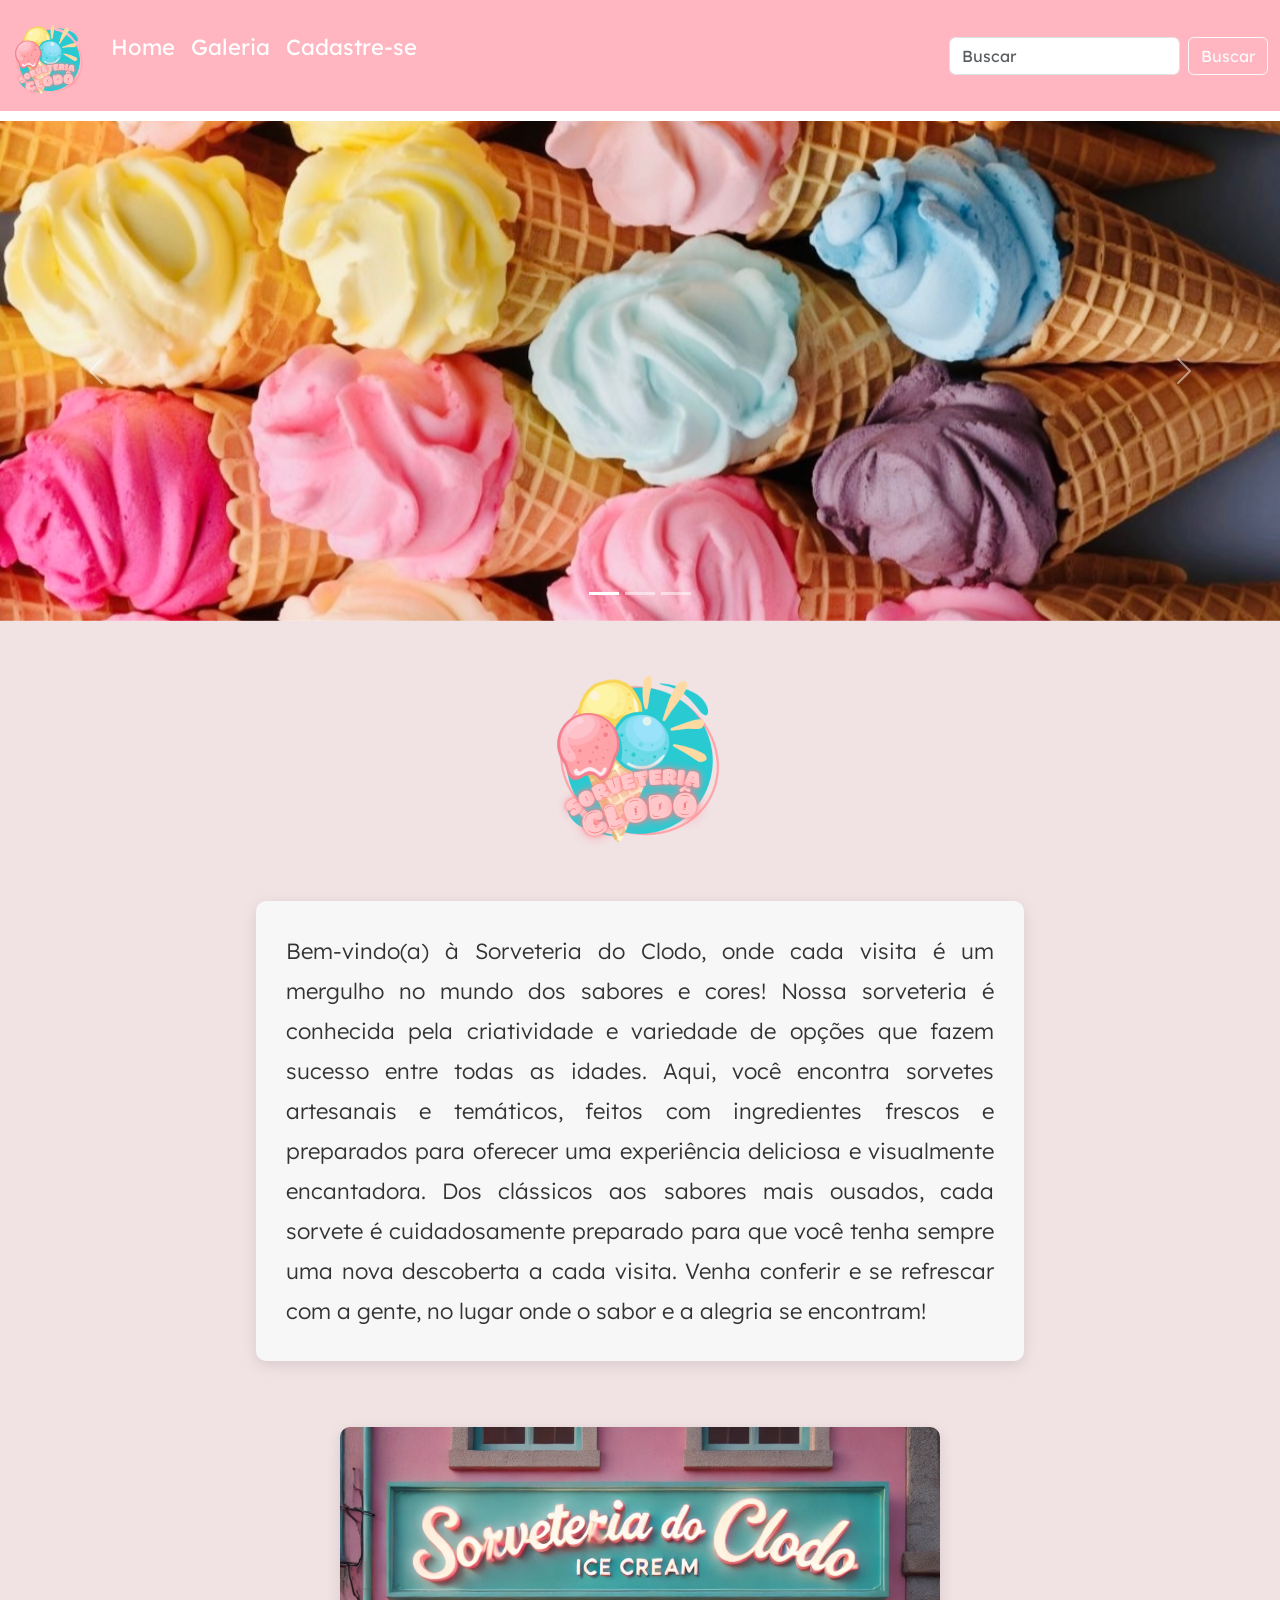
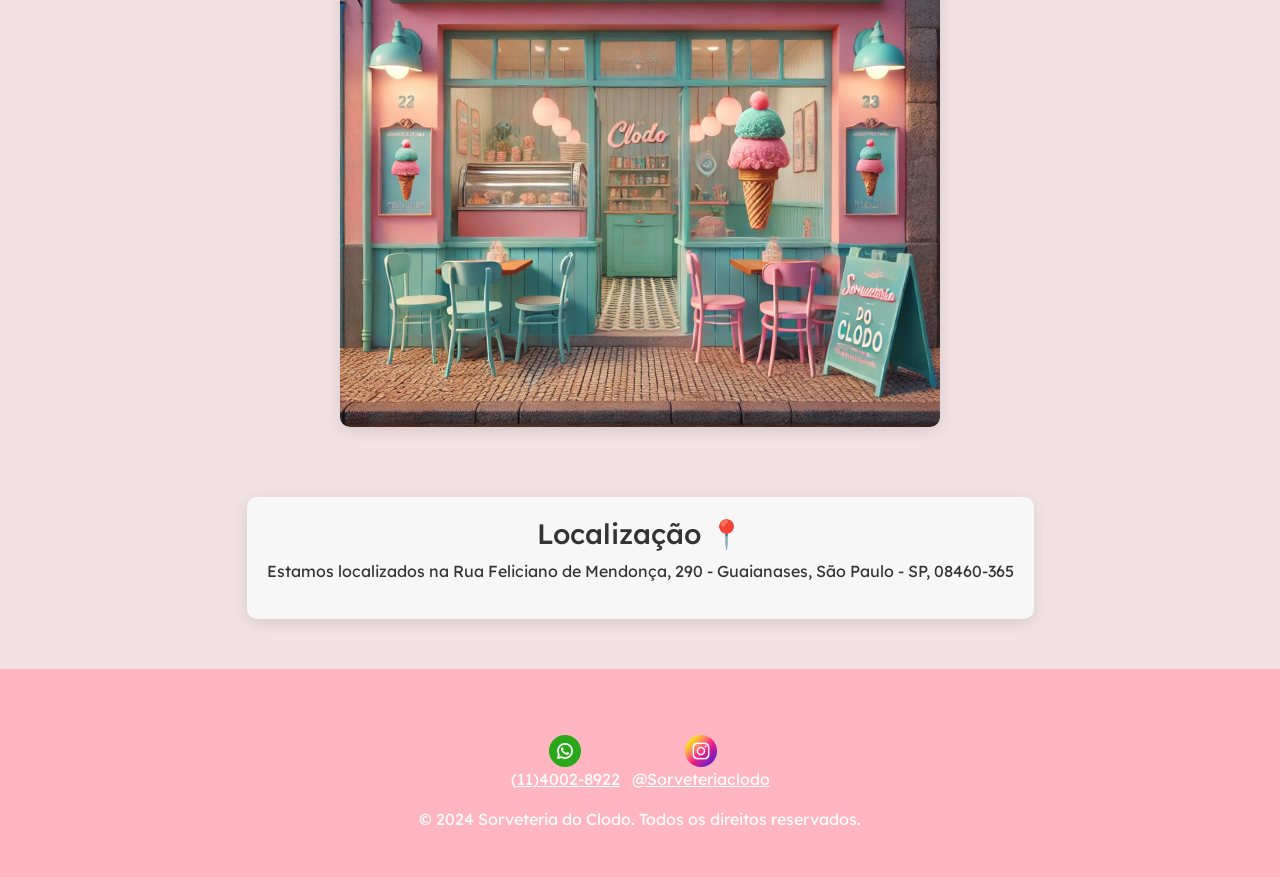
<file: index.html>
<!doctype html>
<html lang="en">

<head>
  <meta charset="utf-8">
  <meta name="viewport" content="width=device-width, initial-scale=1">
  <title>Sorveteria do Clodo</title>
  <link rel="shortcut icon" href="./img/logo2.PNG" type="image/x-icon">

  <link rel="stylesheet" href="./css/style.css">
  <link rel="stylesheet" href="./css/responsive.css">
  <link href="https://cdn.jsdelivr.net/npm/bootstrap@5.3.3/dist/css/bootstrap.min.css" rel="stylesheet"
    integrity="sha384-QWTKZyjpPEjISv5WaRU9OFeRpok6YctnYmDr5pNlyT2bRjXh0JMhjY6hW+ALEwIH" crossorigin="anonymous">

  <link rel="preconnect" href="https://fonts.googleapis.com">
  <link rel="preconnect" href="https://fonts.gstatic.com" crossorigin>
  <link href="https://fonts.googleapis.com/css2?family=Lexend:wght@100..900&display=swap" rel="stylesheet">
</head>

<body class="body">

  <!-- NAV-BAR -->
  <header>
    <nav class="navbar navbar-expand-lg" style="background-color: 	#FFB6C1">
        <div class="container-fluid">
            <button class="navbar-toggler" type="button" data-bs-toggle="collapse"
                data-bs-target="#navbarTogglerDemo01" aria-controls="navbarTogglerDemo01" aria-expanded="false"
                aria-label="Toggle navigation">
                <span class="navbar-toggler-icon"></span>
            </button>
            <div class="collapse navbar-collapse" id="navbarTogglerDemo01">
                <a class="navbar-brand" href="#"><img src="./img/logo2.PNG" class="logo"></a>
                <ul class="navbar-nav me-auto mb-2 mb-lg-0">
                    <li class="nav-item">
                        <a class="nav-link active" aria-current="page" href="./index.html">
                            <p class="texto">Home</p>
                        </a>
                    </li>
                    <li class="nav-item">
                        <a class="nav-link" href="./galeria.html">
                            <p class="texto">Galeria</p>
                        </a>
                    </li>
                    <li class="nav-item">
                        <a class="nav-link" href="./cadastro.html">
                            <p class="texto">Cadastre-se</p>
                        </a>
                    </li>
                </ul>
                <form class="d-flex" role="search">
                    <input class="form-control me-2" type="search" placeholder="Buscar" aria-label="Search">
                    <button class="btn btn-outline-light" type="submit">Buscar</button>
                </form>
            </div>
        </div>
    </nav>
 </header>

    <!-- CARROSEL -->

    <div id="carouselExampleIndicators" class="carousel slide">
      <div class="carousel-indicators">
        <button type="button" data-bs-target="#carouselExampleIndicators" data-bs-slide-to="0" class="active"
          aria-current="true" aria-label="Slide 1"></button>
        <button type="button" data-bs-target="#carouselExampleIndicators" data-bs-slide-to="1"
          aria-label="Slide 2"></button>
        <button type="button" data-bs-target="#carouselExampleIndicators" data-bs-slide-to="2"
          aria-label="Slide 3"></button>
      </div>
      <div class="carousel-inner">
        <div class="carousel-item active">
          <img src="./img/casquinha.JPG" class="d-block w-100" style="height: 500px; object-fit: cover;">
        </div>
        <div class="carousel-item">
          <img src="./img/acainutella.JPG" class="d-block w-100" style="height: 500px; object-fit: cover;">
        </div>
        <div class="carousel-item">
          <img src="./img/picoles.JPG" class="d-block w-100" style="height: 500px; object-fit: cover;">
        </div>

      </div>
      <button class="carousel-control-prev" type="button" data-bs-target="#carouselExampleIndicators"
        data-bs-slide="prev">
        <span class="carousel-control-prev-icon" aria-hidden="true"></span>
        <span class="visually-hidden">Previous</span>
      </button>
      <button class="carousel-control-next" type="button" data-bs-target="#carouselExampleIndicators"
        data-bs-slide="next">
        <span class="carousel-control-next-icon" aria-hidden="true"></span>
        <span class="visually-hidden">Next</span>
      </button>
    </div>

    <section class="home-section">
      <img src="./img/logo2.PNG" class="logo-home">
      <div class="home">
        <p class="texto-home">
          Bem-vindo(a) à Sorveteria do Clodo, onde cada visita é um mergulho no mundo dos sabores e cores! Nossa sorveteria é conhecida pela criatividade e variedade de opções que fazem sucesso entre todas as idades. Aqui, você encontra sorvetes artesanais e temáticos, feitos com ingredientes frescos e preparados para oferecer uma experiência deliciosa e visualmente encantadora. Dos clássicos aos sabores mais ousados, cada sorvete é cuidadosamente preparado para que você tenha sempre uma nova descoberta a cada visita. Venha conferir e se refrescar com a gente, no lugar onde o sabor e a alegria se encontram!
        </p>
        <img src="./img/sorveteria.png" class="img-sorveteria">
      </div>
    
      <div class="localizacao">
        <h3>Localização 📍</h3>
        <p>Estamos localizados na Rua Feliciano de Mendonça, 290 - Guaianases, São Paulo - SP, 08460-365</p>
      </div>
    </section>
    

    <!-- RODAPÉ -->
     
    <footer class="footer text-white text-center py-3">
      <div class="container">
        <ul class="list-inline">
          <li class="list-inline-item"><a href="#" class="text-white"><img src="./img/whatsapp.png"><br> (11)4002-8922</a></li>
          <li class="list-inline-item"><a href="https://www.instagram.com/esthernascimentooficial?igsh=MWhzcjhrd2YxMjI1bg%3D%3D&utm_source=qr" target="_blank"  class="text-white"><img src="./img/instagram.png"><br> @Sorveteriaclodo</a></li>
        </ul>
        <p>&copy; 2024 Sorveteria do Clodo. Todos os direitos reservados.</p>
      </div>
    </footer>

    <script src="https://cdn.jsdelivr.net/npm/@popperjs/core@2.11.8/dist/umd/popper.min.js"
    integrity="sha384-I7E8VVD/ismYTF4hNIPjVp/Zjvgyol6VFvRkX/vR+Vc4jQkC+hVqc2pM8ODewa9r"
    crossorigin="anonymous"></script>
  <script src="https://cdn.jsdelivr.net/npm/bootstrap@5.3.3/dist/js/bootstrap.min.js"
    integrity="sha384-0pUGZvbkm6XF6gxjEnlmuGrJXVbNuzT9qBBavbLwCsOGabYfZo0T0to5eqruptLy"
    crossorigin="anonymous"></script>
  <script src="https://cdn.jsdelivr.net/npm/bootstrap@5.3.3/dist/js/bootstrap.bundle.min.js"
    integrity="sha384-YvpcrYf0tY3lHB60NNkmXc5s9fDVZLESaAA55NDzOxhy9GkcIdslK1eN7N6jIeHz"
    crossorigin="anonymous"></script>
    
</body>

</html>
</file>
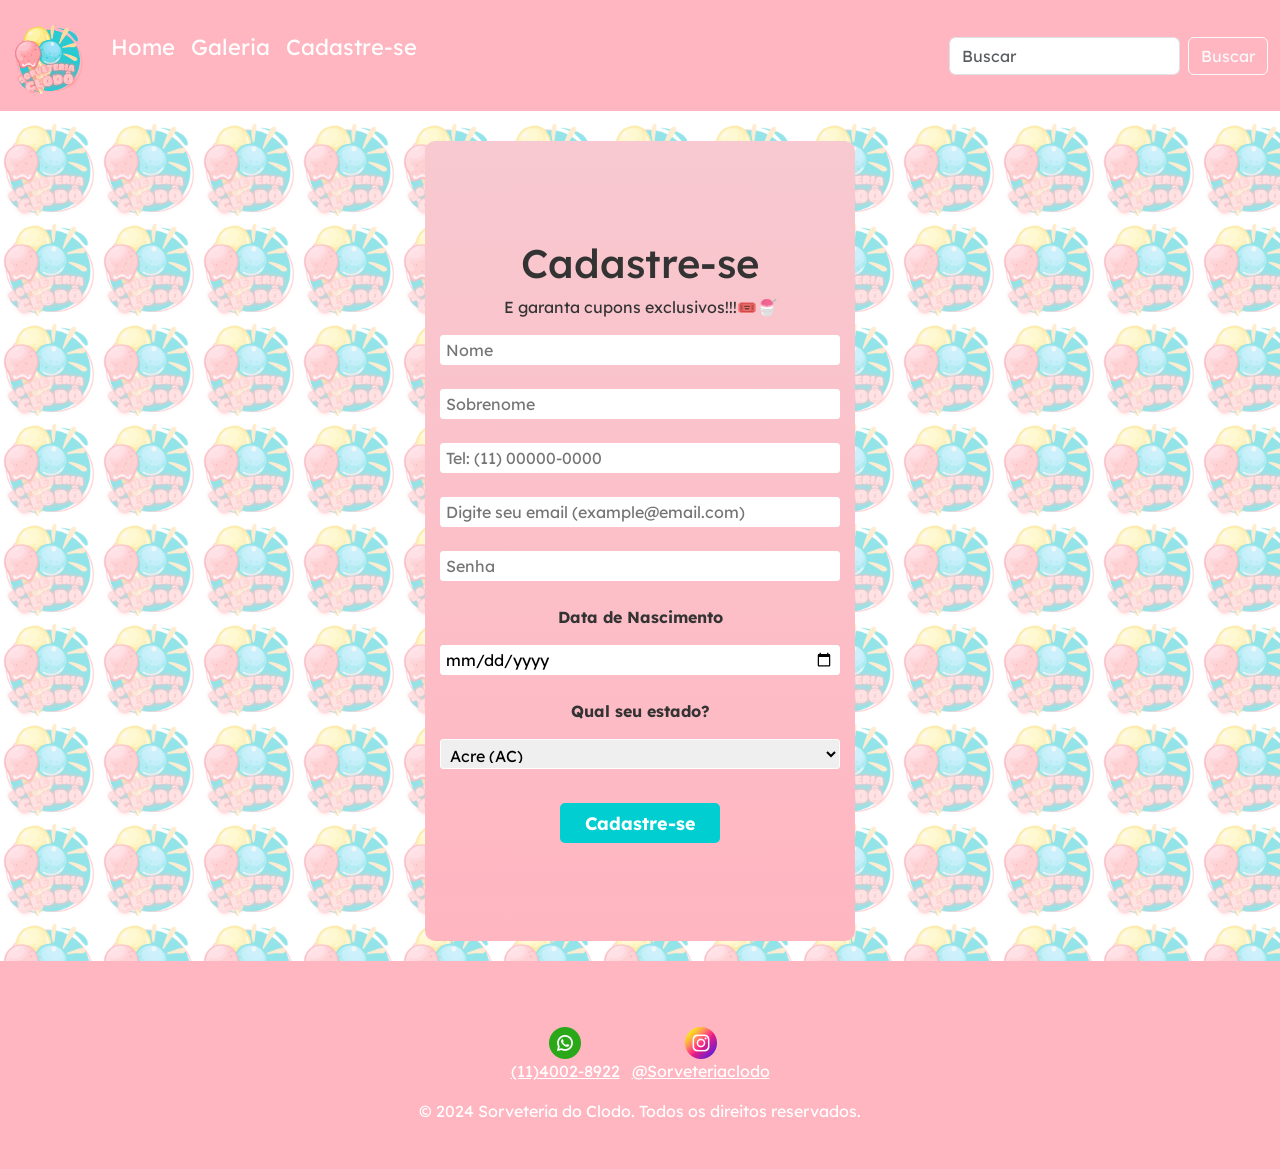
<file: cadastro.html>
<!doctype html>
<html lang="en">

<head>
  <meta charset="utf-8">
  <meta name="viewport" content="width=device-width, initial-scale=1">
  <title>Sorveteria do Clodo</title>
  <link rel="shortcut icon" href="./img/logo2.PNG" type="image/x-icon">

  <link rel="stylesheet" href="./css/style.css">
  <link rel="stylesheet" href="./css/responsive.css">
  <link href="https://cdn.jsdelivr.net/npm/bootstrap@5.3.3/dist/css/bootstrap.min.css" rel="stylesheet"
    integrity="sha384-QWTKZyjpPEjISv5WaRU9OFeRpok6YctnYmDr5pNlyT2bRjXh0JMhjY6hW+ALEwIH" crossorigin="anonymous">

  <link rel="preconnect" href="https://fonts.googleapis.com">
  <link rel="preconnect" href="https://fonts.gstatic.com" crossorigin>
  <link href="https://fonts.googleapis.com/css2?family=Lexend:wght@100..900&display=swap" rel="stylesheet">
</head>

<body class="body">

    <!-- NAV-BAR -->
    <header>
      <nav class="navbar navbar-expand-lg" style="background-color: 	#FFB6C1">
          <div class="container-fluid">
              <button class="navbar-toggler" type="button" data-bs-toggle="collapse"
                  data-bs-target="#navbarTogglerDemo01" aria-controls="navbarTogglerDemo01" aria-expanded="false"
                  aria-label="Toggle navigation">
                  <span class="navbar-toggler-icon"></span>
              </button>
              <div class="collapse navbar-collapse" id="navbarTogglerDemo01">
                  <a class="navbar-brand" href="#"><img src="./img/logo2.PNG" class="logo"></a>
                  <ul class="navbar-nav me-auto mb-2 mb-lg-0">
                      <li class="nav-item">
                          <a class="nav-link active" aria-current="page" href="./index.html">
                              <p class="texto">Home</p>
                          </a>
                      </li>
                      <li class="nav-item">
                          <a class="nav-link" href="./galeria.html">
                              <p class="texto">Galeria</p>
                          </a>
                      </li>
                      <li class="nav-item">
                          <a class="nav-link" href="./cadastro.html">
                              <p class="texto">Cadastre-se</p>
                          </a>
                      </li>
                  </ul>
                  <form class="d-flex" role="search">
                      <input class="form-control me-2" type="search" placeholder="Buscar" aria-label="Search">
                      <button class="btn btn-outline-light" type="submit">Buscar</button>
                  </form>
              </div>
          </div>
      </nav>
   </header>

      <!--FORMULÁRIO-->

    <div class="container-form">
        <form class="formulario">

            <h1>Cadastre-se</h1>
            <p>E garanta cupons exclusivos!!!🎟️🍧</p>

            <input class="estilo-input" type="text" name="nome" placeholder="Nome" required><br>

            <input class="estilo-input" type="text" name="sobrenome" placeholder="Sobrenome" required><br>

            <input class="estilo-input" type="text" name="celular" placeholder="Tel: (11) 00000-0000" required><br>

            <input class="estilo-input" type="email" name="email"
                placeholder="Digite seu email (example@email.com)" required><br>

            <input class="estilo-input" type="password" name="senha" placeholder="Senha" required><br>

            <p><b>Data de Nascimento</b></p>

            <input class="estilo-input" type="date" name="data" required><br>

            <p><b>Qual seu estado?</b></p>

            <select class="estilo-input" name="estado">
                <option value="Acre">Acre (AC)</option>
                <option value="Alagoas">Alagoas (AL)</option>
                <option value="Amapá">Amapá (AP)</option>
                <option value="Amazonas">Amazonas (AM)</option>
                <option value="Bahia">Bahia (BA)</option>
                <option value="Ceará">Ceará (CE)</option>
                <option value="Distrito Federal">Distrito Federal (DF)</option>
                <option value="Espírito Santo">Espírito Santo (ES)</option>
                <option value="Goiás">Goiás (GO)</option>
                <option value="Maranhão">Maranhão (MA)</option>
                <option value="Mato Grosso">Mato Grosso (MT)</option>
                <option value="Mato Grosso do Sul">Mato Grosso do Sul (MS)</option>
                <option value="Minas Gerais">Minas Gerais (MG)</option>
                <option value="Pará">Pará (PA)</option>
                <option value="Paraíba">Paraíba (PB)</option>
                <option value="Paraná">Paraná (PR)</option>
                <option value="Pernambuco">Pernambuco (PE)</option>
                <option value="Piauí">Piauí (PI)</option>
                <option value="Rio de Janeiro">Rio de Janeiro (RJ)</option>
                <option value="Rio Grande do Norte">Rio Grande do Norte (RN)</option>
                <option value="Rio Grande do Sul">Rio Grande do Sul (RS)</option>
                <option value="Rondônia">Rondônia (RO)</option>
                <option value="Roraima">Roraima (RR)</option>
                <option value="Santa Catarina">Santa Catarina (SC)</option>
                <option value="São Paulo">São Paulo (SP)</option>
                <option value="Sergipe">Sergipe (SE)</option>
                <option value="Tocantins">Tocantins (TO)</option>
            </select><br>

            <input class="btn-cadastro" type="submit" value="Cadastre-se">

        </form>
    </div>

     <!-- RODAPÉ -->

     <footer class="footer text-white text-center py-3">
      <div class="container">
        <ul class="list-inline">
          <li class="list-inline-item"><a href="#" class="text-white"><img src="./img/whatsapp.png"><br> (11)4002-8922</a></li>
          <li class="list-inline-item"><a href="https://www.instagram.com/esthernascimentooficial?igsh=MWhzcjhrd2YxMjI1bg%3D%3D&utm_source=qr" target="_blank"  class="text-white"><img src="./img/instagram.png"><br> @Sorveteriaclodo</a></li>
        </ul>
        <p>&copy; 2024 Sorveteria do Clodo. Todos os direitos reservados.</p>
      </div>
    </footer>

    <script src="https://cdn.jsdelivr.net/npm/@popperjs/core@2.11.8/dist/umd/popper.min.js"
    integrity="sha384-I7E8VVD/ismYTF4hNIPjVp/Zjvgyol6VFvRkX/vR+Vc4jQkC+hVqc2pM8ODewa9r"
    crossorigin="anonymous"></script>
  <script src="https://cdn.jsdelivr.net/npm/bootstrap@5.3.3/dist/js/bootstrap.min.js"
    integrity="sha384-0pUGZvbkm6XF6gxjEnlmuGrJXVbNuzT9qBBavbLwCsOGabYfZo0T0to5eqruptLy"
    crossorigin="anonymous"></script>
  <script src="https://cdn.jsdelivr.net/npm/bootstrap@5.3.3/dist/js/bootstrap.bundle.min.js"
    integrity="sha384-YvpcrYf0tY3lHB60NNkmXc5s9fDVZLESaAA55NDzOxhy9GkcIdslK1eN7N6jIeHz"
    crossorigin="anonymous"></script>
</body>
</html>
</file>
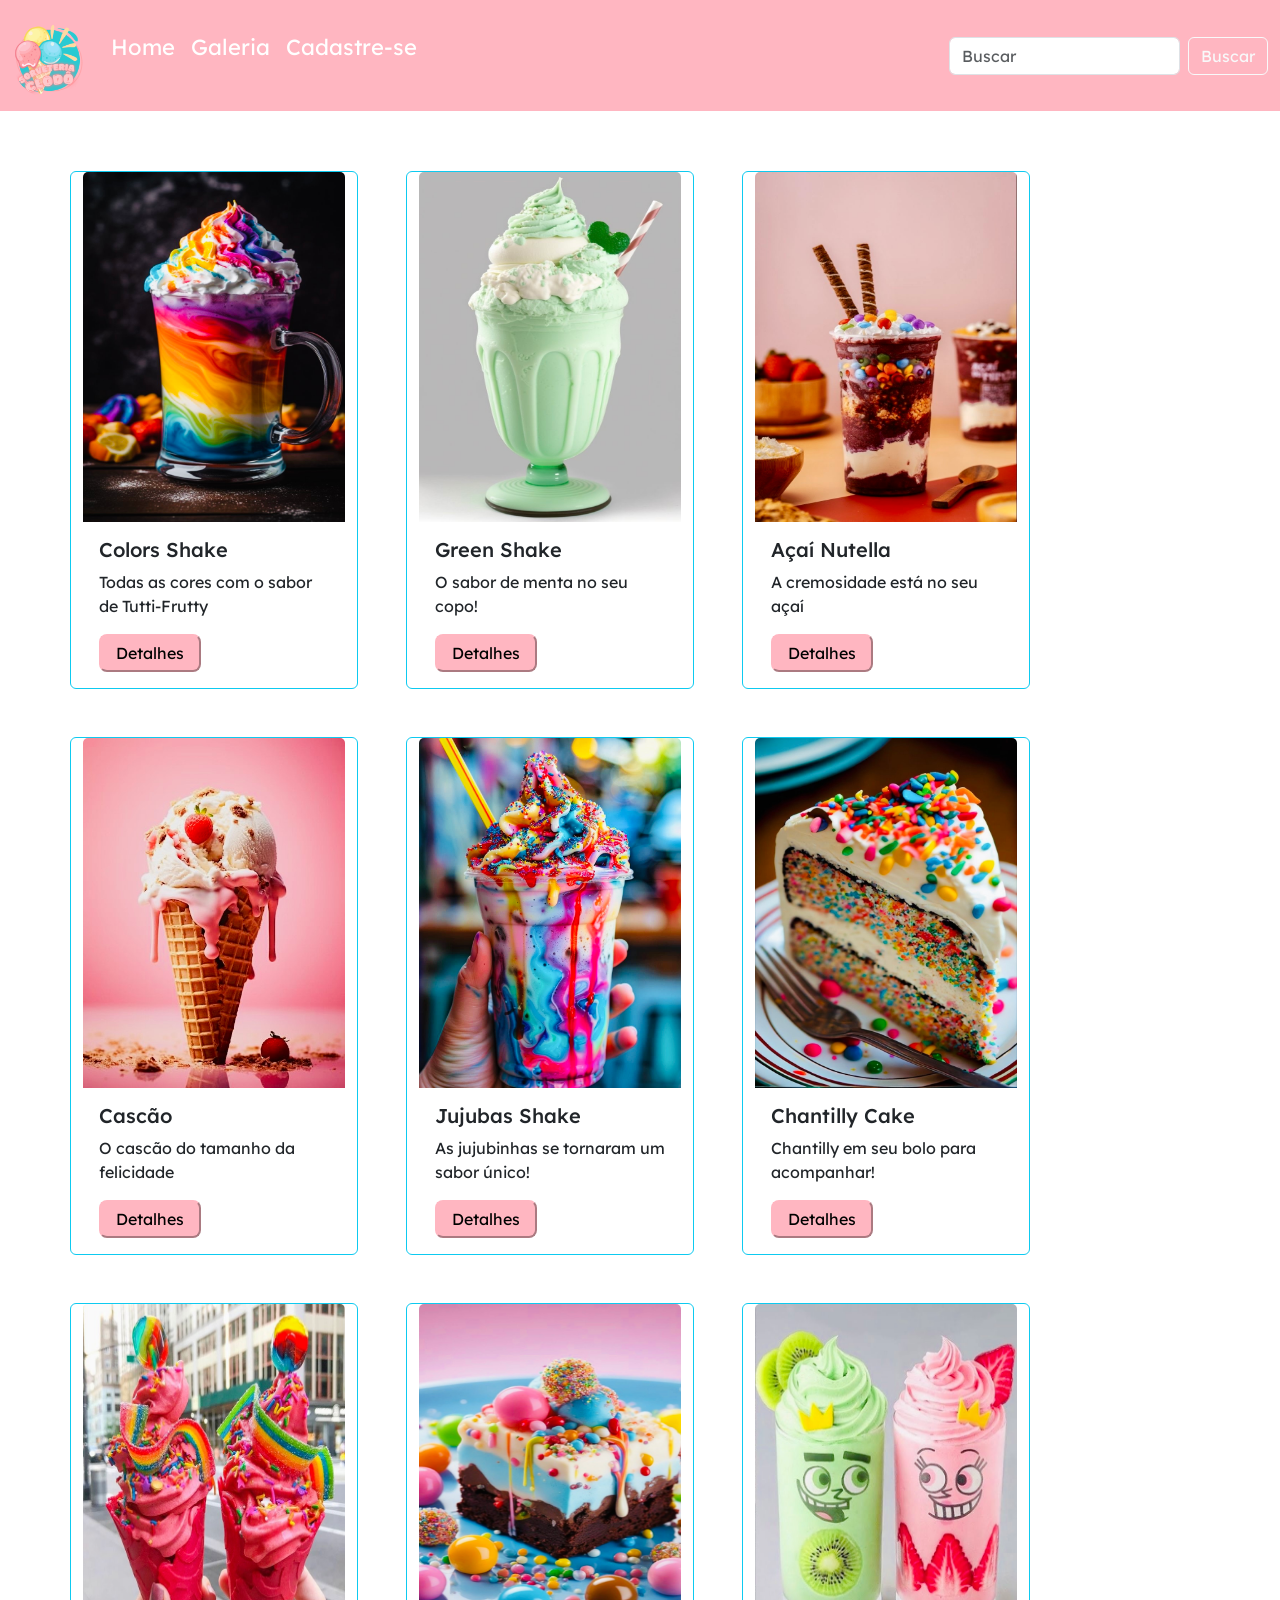
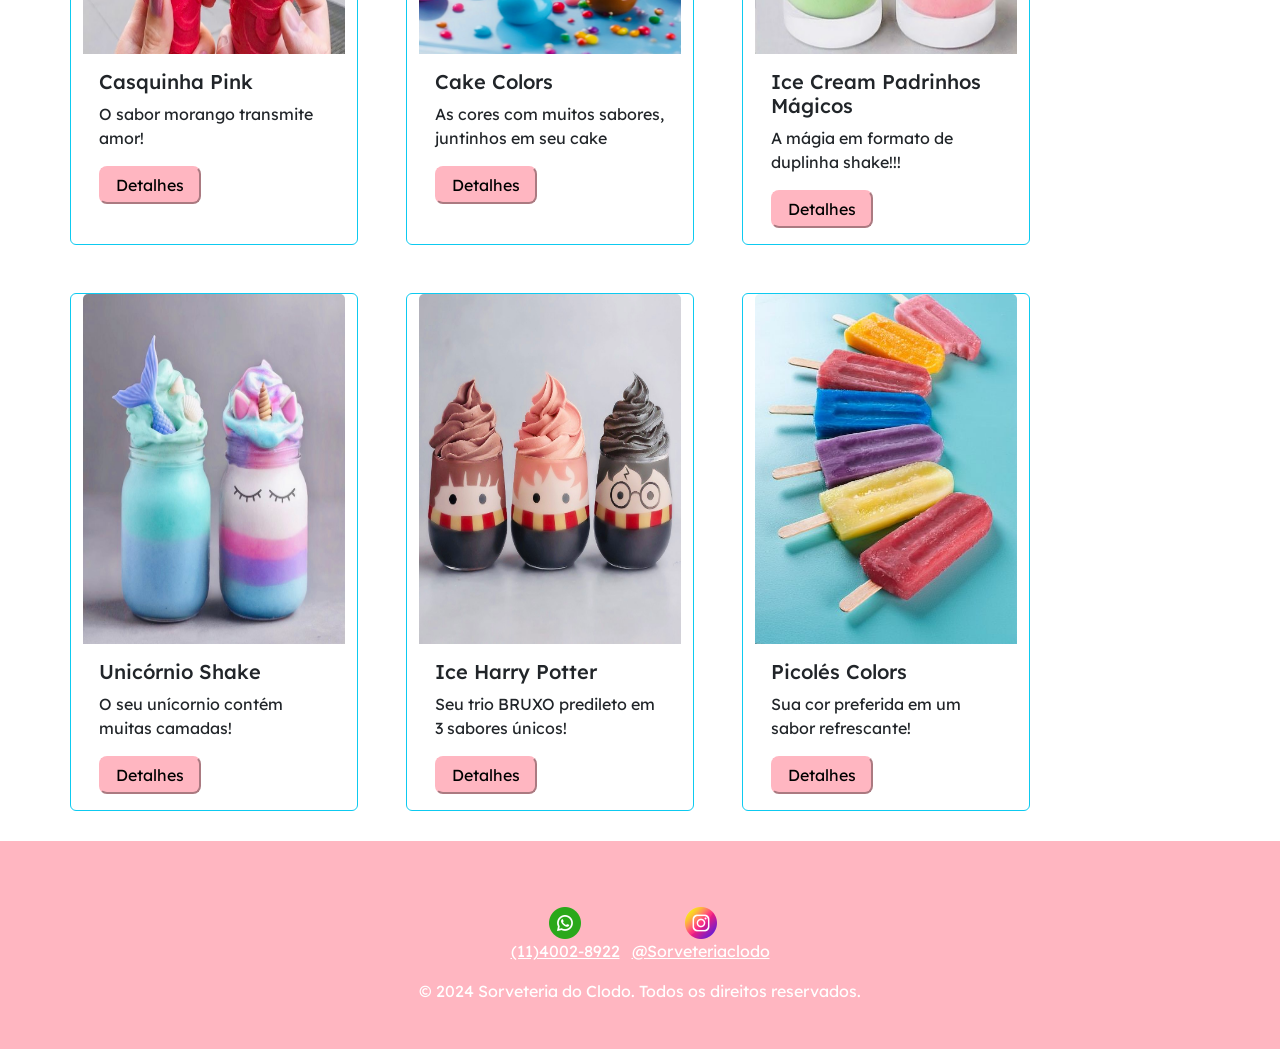
<file: galeria.html>
<!doctype html>
<html lang="en">

<head>
    <meta charset="utf-8">
    <meta name="viewport" content="width=device-width, initial-scale=1">
    <title>Sorveteria do Clodo</title>
    <link rel="shortcut icon" href="./img/logo2.PNG" type="image/x-icon">

    <link rel="stylesheet" href="./css/style.css">
    <link rel="stylesheet" href="./css/responsive.css">
    <link href="https://cdn.jsdelivr.net/npm/bootstrap@5.3.3/dist/css/bootstrap.min.css" rel="stylesheet"
        integrity="sha384-QWTKZyjpPEjISv5WaRU9OFeRpok6YctnYmDr5pNlyT2bRjXh0JMhjY6hW+ALEwIH" crossorigin="anonymous">

    <link rel="preconnect" href="https://fonts.googleapis.com">
    <link rel="preconnect" href="https://fonts.gstatic.com" crossorigin>
    <link href="https://fonts.googleapis.com/css2?family=Lexend:wght@100..900&display=swap" rel="stylesheet">
</head>

<body class="body">

    <!-- NAV-BAR -->
    <header>
        <nav class="navbar navbar-expand-lg" style="background-color: 	#FFB6C1">
            <div class="container-fluid">
                <button class="navbar-toggler" type="button" data-bs-toggle="collapse"
                    data-bs-target="#navbarTogglerDemo01" aria-controls="navbarTogglerDemo01" aria-expanded="false"
                    aria-label="Toggle navigation">
                    <span class="navbar-toggler-icon"></span>
                </button>
                <div class="collapse navbar-collapse" id="navbarTogglerDemo01">
                    <a class="navbar-brand" href="#"><img src="./img/logo2.PNG" class="logo"></a>
                    <ul class="navbar-nav me-auto mb-2 mb-lg-0">
                        <li class="nav-item">
                            <a class="nav-link active" aria-current="page" href="./index.html">
                                <p class="texto">Home</p>
                            </a>
                        </li>
                        <li class="nav-item">
                            <a class="nav-link" href="./galeria.html">
                                <p class="texto">Galeria</p>
                            </a>
                        </li>
                        <li class="nav-item">
                            <a class="nav-link" href="./cadastro.html">
                                <p class="texto">Cadastre-se</p>
                            </a>
                        </li>
                    </ul>
                    <form class="d-flex" role="search">
                        <input class="form-control me-2" type="search" placeholder="Buscar" aria-label="Search">
                        <button class="btn btn-outline-light" type="submit">Buscar</button>
                    </form>
                </div>
            </div>
        </nav>
    </header>

    <!-- ITENS-GALERIA -->

    <main class="main">
        <div class="container">
            <div class="row  row-cols-4 row-cols-md-2 gap-5">

                <div class="card border-info" style="width: 18rem;">
                    <img src="./img/colorsshake.JPG" class="card-img-top img-card" alt="...">
                    <div class="card-body">
                        <h5 class="card-title">Colors Shake</h5>
                        <p class="card-text">Todas as cores com o sabor de Tutti-Frutty</p>
                        <button type="button" class="btn-colors" data-bs-toggle="modal" data-bs-target="#colorsShake">
                            Detalhes
                        </button>
                    </div>
                </div>

                <div class="card border-info" style="width: 18rem;">
                    <img src="./img/greenshake.JPG" class="card-img-top img-card" alt="...">
                    <div class="card-body">
                        <h5 class="card-title">Green Shake</h5>
                        <p class="card-text">O sabor de menta no seu copo!</p>
                        <button type="button" class="btn-colors" data-bs-toggle="modal" data-bs-target="#greenShake">
                            Detalhes
                        </button>
                    </div>
                </div>

                <div class="card border-info" style="width: 18rem;">
                    <img src="./img/acainutella.JPG" class="card-img-top img-card" alt="...">
                    <div class="card-body">
                        <h5 class="card-title">Açaí Nutella</h5>
                        <p class="card-text">A cremosidade está no seu açaí</p>
                        <button type="button" class="btn-colors" data-bs-toggle="modal" data-bs-target="#acaiNutella">
                            Detalhes
                        </button>
                    </div>
                </div>

                <div class="card border-info" style="width: 18rem;">
                    <img src="./img/cascao.JPG" class="card-img-top img-card" alt="...">
                    <div class="card-body">
                        <h5 class="card-title">Cascão</h5>
                        <p class="card-text">O cascão do tamanho da felicidade</p>
                        <button type="button" class="btn-colors" data-bs-toggle="modal" data-bs-target="#cascao">
                            Detalhes
                        </button>
                    </div>
                </div>

                <div class="card border-info" style="width: 18rem;">
                    <img src="./img/shakejujuba.JPG" class="card-img-top img-card" alt="...">
                    <div class="card-body">
                        <h5 class="card-title">Jujubas Shake</h5>
                        <p class="card-text">As jujubinhas se tornaram um sabor único!</p>
                        <button type="button" class="btn-colors" data-bs-toggle="modal" data-bs-target="#jujubasShake">
                            Detalhes
                        </button>
                    </div>
                </div>

                <div class="card border-info" style="width: 18rem;">
                    <img src="./img/chantillycake.JPG" class="card-img-top img-card" alt="...">
                    <div class="card-body">
                        <h5 class="card-title">Chantilly Cake</h5>
                        <p class="card-text">Chantilly em seu bolo para acompanhar!</p>
                        <button type="button" class="btn-colors" data-bs-toggle="modal" data-bs-target="#chantilyCake">
                            Detalhes
                        </button>
                    </div>
                </div>

                <div class="card border-info" style="width: 18rem;">
                    <img src="./img/casquinhapink.JPG" class="card-img-top img-card" alt="...">
                    <div class="card-body">
                        <h5 class="card-title">Casquinha Pink</h5>
                        <p class="card-text">O sabor morango transmite amor!</p>
                        <button type="button" class="btn-colors" data-bs-toggle="modal" data-bs-target="#casquinhaPink">
                            Detalhes
                        </button>
                    </div>
                </div>

                <div class="card border-info" style="width: 18rem;">
                    <img src="./img/bolo2.JPG" class="card-img-top img-card" alt="...">
                    <div class="card-body">
                        <h5 class="card-title">Cake Colors</h5>
                        <p class="card-text">As cores com muitos sabores, juntinhos em seu cake</p>
                        <button type="button" class="btn-colors" data-bs-toggle="modal" data-bs-target="#cakeColors">
                            Detalhes
                        </button>
                    </div>
                </div>

                <div class="card border-info" style="width: 18rem;">
                    <img src="./img/padrinhosmagicosshake.JPG" class="card-img-top img-card" alt="...">
                    <div class="card-body">
                        <h5 class="card-title">Ice Cream Padrinhos Mágicos</h5>
                        <p class="card-text">A mágia em formato de duplinha shake!!!</p>
                        <button type="button" class="btn-colors" data-bs-toggle="modal"
                            data-bs-target="#padrinhosMagicosShake">
                            Detalhes
                        </button>
                    </div>
                </div>

                <div class="card border-info" style="width: 18rem;">
                    <img src="./img/unicornioshake.JPG" class="card-img-top img-card" alt="...">
                    <div class="card-body">
                        <h5 class="card-title">Unicórnio Shake</h5>
                        <p class="card-text">O seu unícornio contém muitas camadas!</p>
                        <button type="button" class="btn-colors" data-bs-toggle="modal"
                            data-bs-target="#unicornioShake">
                            Detalhes
                        </button>
                    </div>
                </div>

                <div class="card border-info" style="width: 18rem;">
                    <img src="./img/harrypottershake.JPG" class="card-img-top img-card" alt="...">
                    <div class="card-body">
                        <h5 class="card-title">Ice Harry Potter</h5>
                        <p class="card-text">Seu trio BRUXO predileto em 3 sabores únicos!</p>
                        <button type="button" class="btn-colors" data-bs-toggle="modal"
                            data-bs-target="#harryPotterShake">
                            Detalhes
                        </button>
                    </div>
                </div>

                <div class="card border-info" style="width: 18rem;">
                    <img src="./img/picoles-colors.jpg" class="card-img-top img-card" alt="...">
                    <div class="card-body">
                        <h5 class="card-title">Picolés Colors</h5>
                        <p class="card-text">Sua cor preferida em um sabor refrescante!</p>
                        <button type="button" class="btn-colors" data-bs-toggle="modal" data-bs-target="#picolesColors">
                            Detalhes
                        </button>
                    </div>
                </div>
            </div>
        </div>

        <!-- MODAL -->

        <div class="modal fade" id="colorsShake" tabindex="-1" aria-labelledby="exampleModalLabel" aria-hidden="true">
            <div class="modal-dialog">
                <div class="modal-content">
                    <div class="modal-header">
                        <h1 class="modal-title fs-5" id="exampleModalLabel">Colors Shake</h1>
                        <button type="button" class="btn-close" data-bs-dismiss="modal" aria-label="Close"></button>
                    </div>
                    <div class="modal-body" style="width: 18rem;">
                        <img src="./img/colorsshake.JPG" class="card-img-top img-card" alt="...">
                        <p class="texto-modal">Valor: R$22,00</p>
                    </div>
                    <div class="modal-footer">
                        <button type="button" class="btn btn-secondary" data-bs-dismiss="modal">Voltar</button>
                        <button type="button" class="btn btn-success">🛒Comprar</button>
                    </div>
                </div>
            </div>
        </div>

        <div class="modal fade" id="greenShake" tabindex="-1" aria-labelledby="exampleModalLabel" aria-hidden="true">
            <div class="modal-dialog">
                <div class="modal-content">
                    <div class="modal-header">
                        <h1 class="modal-title fs-5" id="exampleModalLabel">Green Shake</h1>
                        <button type="button" class="btn-close" data-bs-dismiss="modal" aria-label="Close"></button>
                    </div>
                    <div class="modal-body" style="width: 18rem;">
                        <img src="./img/greenshake.JPG" class="card-img-top img-card" alt="...">
                        <p class="texto-modal">Valor: R$18,00</p>
                    </div>
                    <div class="modal-footer">
                        <button type="button" class="btn btn-secondary" data-bs-dismiss="modal">Voltar</button>
                        <button type="button" class="btn btn-success">🛒Comprar</button>
                    </div>
                </div>
            </div>
        </div>

        <div class="modal fade" id="acaiNutella" tabindex="-1" aria-labelledby="exampleModalLabel" aria-hidden="true">
            <div class="modal-dialog">
                <div class="modal-content">
                    <div class="modal-header">
                        <h1 class="modal-title fs-5" id="exampleModalLabel">Açai Nutella</h1>
                        <button type="button" class="btn-close" data-bs-dismiss="modal" aria-label="Close"></button>
                    </div>
                    <div class="modal-body" style="width: 18rem;">
                        <img src="./img/acainutella.JPG" class="card-img-top img-card" alt="...">
                        <p class="texto-modal">Valor: R$13,00</p>
                    </div>
                    <div class="modal-footer">
                        <button type="button" class="btn btn-secondary" data-bs-dismiss="modal">Voltar</button>
                        <button type="button" class="btn btn-success">🛒Comprar</button>
                    </div>
                </div>
            </div>
        </div>

        <div class="modal fade" id="cascao" tabindex="-1" aria-labelledby="exampleModalLabel" aria-hidden="true">
            <div class="modal-dialog">
                <div class="modal-content">
                    <div class="modal-header">
                        <h1 class="modal-title fs-5" id="exampleModalLabel">Cascão</h1>
                        <button type="button" class="btn-close" data-bs-dismiss="modal" aria-label="Close"></button>
                    </div>
                    <div class="modal-body" style="width: 18rem;">
                        <img src="./img/cascao.JPG" class="card-img-top img-card" alt="...">
                        <p class="texto-modal">Valor: R$7,00</p>
                    </div>
                    <div class="modal-footer">
                        <button type="button" class="btn btn-secondary" data-bs-dismiss="modal">Voltar</button>
                        <button type="button" class="btn btn-success">🛒Comprar</button>
                    </div>
                </div>
            </div>
        </div>

        <div class="modal fade" id="jujubasShake" tabindex="-1" aria-labelledby="exampleModalLabel" aria-hidden="true">
            <div class="modal-dialog">
                <div class="modal-content">
                    <div class="modal-header">
                        <h1 class="modal-title fs-5" id="exampleModalLabel">Jujubas Shake</h1>
                        <button type="button" class="btn-close" data-bs-dismiss="modal" aria-label="Close"></button>
                    </div>
                    <div class="modal-body" style="width: 18rem;">
                        <img src="./img/shakejujuba.JPG" class="card-img-top img-card" alt="...">
                        <p class="texto-modal">Valor: R$20,00</p>
                    </div>
                    <div class="modal-footer">
                        <button type="button" class="btn btn-secondary" data-bs-dismiss="modal">Voltar</button>
                        <button type="button" class="btn btn-success">🛒Comprar</button>
                    </div>
                </div>
            </div>
        </div>

        <div class="modal fade" id="chantilyCake" tabindex="-1" aria-labelledby="exampleModalLabel" aria-hidden="true">
            <div class="modal-dialog">
                <div class="modal-content">
                    <div class="modal-header">
                        <h1 class="modal-title fs-5" id="exampleModalLabel">Chantily Cake</h1>
                        <button type="button" class="btn-close" data-bs-dismiss="modal" aria-label="Close"></button>
                    </div>
                    <div class="modal-body" style="width: 18rem;">
                        <img src="./img/chantillycake.JPG" class="card-img-top img-card" alt="...">
                        <p class="texto-modal">Valor: R$9,00 (a fatia)</p>
                    </div>
                    <div class="modal-footer">
                        <button type="button" class="btn btn-secondary" data-bs-dismiss="modal">Voltar</button>
                        <button type="button" class="btn btn-success">🛒Comprar</button>
                    </div>
                </div>
            </div>
        </div>

        <div class="modal fade" id="casquinhaPink" tabindex="-1" aria-labelledby="exampleModalLabel" aria-hidden="true">
            <div class="modal-dialog">
                <div class="modal-content">
                    <div class="modal-header">
                        <h1 class="modal-title fs-5" id="casquinhaPink">Casquinha Pink</h1>
                        <button type="button" class="btn-close" data-bs-dismiss="modal" aria-label="Close"></button>
                    </div>
                    <div class="modal-body" style="width: 18rem;">
                        <img src="./img/casquinhapink.JPG" class="card-img-top img-card" alt="...">
                        <p class="texto-modal">Valor: R$9,00</p>
                    </div>
                    <div class="modal-footer">
                        <button type="button" class="btn btn-secondary" data-bs-dismiss="modal">Voltar</button>
                        <button type="button" class="btn btn-success">🛒Comprar</button>
                    </div>
                </div>
            </div>
        </div>

        <div class="modal fade" id="cakeColors" tabindex="-1" aria-labelledby="exampleModalLabel" aria-hidden="true">
            <div class="modal-dialog">
                <div class="modal-content">
                    <div class="modal-header">
                        <h1 class="modal-title fs-5" id="cakeColors">Cake Colors</h1>
                        <button type="button" class="btn-close" data-bs-dismiss="modal" aria-label="Close"></button>
                    </div>
                    <div class="modal-body" style="width: 18rem;">
                        <img src="./img/bolo2.JPG" class="card-img-top img-card" alt="...">
                        <p class="texto-modal">Valor: R$7,50 (a fatia)</p>
                    </div>
                    <div class="modal-footer">
                        <button type="button" class="btn btn-secondary" data-bs-dismiss="modal">Voltar</button>
                        <button type="button" class="btn btn-success">🛒Comprar</button>
                    </div>
                </div>
            </div>

        </div>

        <div class="modal fade" id="padrinhosMagicosShake" tabindex="-1" aria-labelledby="exampleModalLabel"
            aria-hidden="true">
            <div class="modal-dialog">
                <div class="modal-content">
                    <div class="modal-header">
                        <h1 class="modal-title fs-5" id="padrinhosMagicosShake">Ice Cream Padrinhos Mágicos</h1>
                        <button type="button" class="btn-close" data-bs-dismiss="modal" aria-label="Close"></button>
                    </div>
                    <div class="modal-body" style="width: 18rem;">
                        <img src="./img/padrinhosmagicosshake.JPG" class="card-img-top img-card" alt="...">
                        <p class="texto-modal">Valor: R$20,00 (a dupla)</p>
                    </div>
                    <div class="modal-footer">
                        <button type="button" class="btn btn-secondary" data-bs-dismiss="modal">Voltar</button>
                        <button type="button" class="btn btn-success">🛒Comprar</button>
                    </div>
                </div>
            </div>
        </div>

        <div class="modal fade" id="unicornioShake" tabindex="-1" aria-labelledby="exampleModalLabel">
            <div class="modal-dialog">
                <div class="modal-content">
                    <div class="modal-header">
                        <h1 class="modal-title fs-5" id="unicornioShake">Unicórnio Shake</h1>
                        <button type="button" class="btn-close" data-bs-dismiss="modal" aria-label="Close"></button>
                    </div>
                    <div class="modal-body" style="width: 18rem;">
                        <img src="./img/unicornioshake.JPG" class="card-img-top img-card" alt="...">
                        <p class="texto-modal">Valor: R$10,00</p>
                    </div>
                    <div class="modal-footer">
                        <button type="button" class="btn btn-secondary" data-bs-dismiss="modal">Voltar</button>
                        <button type="button" class="btn btn-success">🛒Comprar</button>
                    </div>
                </div>
            </div>
        </div>

        <div class="modal fade" id="harryPotterShake" tabindex="-1" aria-labelledby="exampleModalLabel"
            aria-hidden="true">
            <div class="modal-dialog">
                <div class="modal-content">
                    <div class="modal-header">
                        <h1 class="modal-title fs-5" id="harryPotterShake">Ice Harry Potter</h1>
                        <button type="button" class="btn-close" data-bs-dismiss="modal" aria-label="Close"></button>
                    </div>
                    <div class="modal-body" style="width: 18rem;">
                        <img src="./img/harrypottershake.JPG" class="card-img-top img-card" alt="...">
                        <p class="texto-modal">Valor: R$11,00 (cada)</p>
                    </div>
                    <div class="modal-footer">
                        <button type="button" class="btn btn-secondary" data-bs-dismiss="modal">Voltar</button>
                        <button type="button" class="btn btn-success">🛒Comprar</button>
                    </div>
                </div>
            </div>
        </div>

        <div class="modal fade" id="picolesColors" tabindex="-10" aria-labelledby="exampleModalLabel"
            aria-hidden="true">
            <div class="modal-dialog">
                <div class="modal-content">
                    <div class="modal-header">
                        <h1 class="modal-title fs-5" id="picolesColors">Picolés Colors</h1>
                        <button type="button" class="btn-close" data-bs-dismiss="modal" aria-label="Close"></button>
                    </div>
                    <div class="modal-body" style="width: 18rem;">
                        <img src="./img/picoles-colors.jpg" class="card-img-top img-card" alt="...">
                        <p class="texto-modal">Valor: R$6,00</p>
                    </div>
                    <div class="modal-footer">
                        <button type="button" class="btn btn-secondary" data-bs-dismiss="modal">Voltar</button>
                        <button type="button" class="btn btn-success">🛒Comprar</button>
                    </div>
                </div>
            </div>
        </div>

    </main>

    <!-- RODAPÉ -->

    <footer class="footer text-white text-center py-3">
        <div class="container">
          <ul class="list-inline">
            <li class="list-inline-item"><a href="#" class="text-white"><img src="./img/whatsapp.png"><br> (11)4002-8922</a></li>
            <li class="list-inline-item"><a href="https://www.instagram.com/esthernascimentooficial?igsh=MWhzcjhrd2YxMjI1bg%3D%3D&utm_source=qr" target="_blank" class="text-white"><img src="./img/instagram.png"><br> @Sorveteriaclodo</a></li>
          </ul>
          <p>&copy; 2024 Sorveteria do Clodo. Todos os direitos reservados.</p>
        </div>
      </footer>

    <script src="https://cdn.jsdelivr.net/npm/@popperjs/core@2.11.8/dist/umd/popper.min.js"
        integrity="sha384-I7E8VVD/ismYTF4hNIPjVp/Zjvgyol6VFvRkX/vR+Vc4jQkC+hVqc2pM8ODewa9r"
        crossorigin="anonymous"></script>
    <script src="https://cdn.jsdelivr.net/npm/bootstrap@5.3.3/dist/js/bootstrap.min.js"
        integrity="sha384-0pUGZvbkm6XF6gxjEnlmuGrJXVbNuzT9qBBavbLwCsOGabYfZo0T0to5eqruptLy"
        crossorigin="anonymous"></script>
    <script src="https://cdn.jsdelivr.net/npm/bootstrap@5.3.3/dist/js/bootstrap.bundle.min.js"
        integrity="sha384-YvpcrYf0tY3lHB60NNkmXc5s9fDVZLESaAA55NDzOxhy9GkcIdslK1eN7N6jIeHz"
        crossorigin="anonymous"></script>

</body>

</html>
</file>
<file: css/style.css>
/* HOME E TAGS GERAIS */
html {
    height: 100%;
}

.body {
    font-family: "Lexend", sans-serif;
    height: 100%;
    display: flex;
    flex-direction: column;  
}

header{
    margin-bottom: 10px;
}


.main {
    flex: 1;
    display: flex;
    flex-direction: column;
    margin: auto;  
}

.logo {
    width: 75px;
    height: 75px;
    border-radius: 50px;
    margin-top: 10px;
}

.texto {
    color: #ffffff;
    font-size: 22px;
}

.home-section {
    display: flex;
    justify-content: center;
    background: #f1e2e4;
    align-items: center;
    flex-direction: column;
    padding: 50px 0;
    color: #333;
}

.home {
    display: flex;
    flex-direction: column;
    width: 60%;
    align-items: center;
    gap: 50px;
    margin-bottom: 50px;
    margin-top: 50px;
}

.logo-home {
    width: 180px;
}

.texto-home {
    font-size: 22px;
    background: #f7f7f7;
    text-align: justify;
    font-weight: 300;
    line-height: 40px;
    padding: 30px;
    border-radius: 10px;
    box-shadow: 0px 4px 15px rgba(0, 0, 0, 0.1);
}

.img-sorveteria {
    width: 600px;
    border-radius: 10px;
    box-shadow: 0px 4px 15px rgba(0, 0, 0, 0.1);
}


.logo-home, .texto-home, .img-sorveteria, .localizacao{
    animation: autoShowAnimation both;
    animation-timeline: view(70% 5%);
}

@keyframes autoShowAnimation {
    from{
        opacity: 0;
        transform: translateY(200px) scale(0.7);
    }to{
        opacity: 1;
        transform: translateY(0) scale(1);
    }
}

.localizacao {
    display: flex;
    flex-direction: column;
    align-items: center;
    text-align: center;
    background: #f7f7f7;
    padding: 20px;
    border-radius: 10px;
    box-shadow: 0px 4px 15px rgba(0, 0, 0, 0.1);
    max-width: 80%;
    margin-top: 20px;

}

/* GALERIA*/

.container {
    margin-top: 50px;
    margin-bottom: 30px;
}

.btn-colors {
    background-color: #FFB6C1;
    padding: 5px;
    padding-inline: 15px;
    border-radius: 8px;
    border-color: #FFB6C1;
    color: #000000;
}

.img-card {
    width: 100%;
    height: 350px;
}

.texto-modal {
    font-size: 20px;
    margin-top: 10px;
}

/* CADASTRO*/

.container-form {
    position: relative;
    background-size: 100px;
    display: flex;
    justify-content: center;
    align-items: center;
    text-align: center;
    height: 100vh;
}

.container-form::before {
    content: "";
    position: absolute;
    top: 0;
    left: 0;
    right: 0;
    bottom: 0;
    background-image: url(../img/logo2.PNG);
    background-size: 100px; /* Ajusta o tamanho da imagem de fundo */
    opacity: 0.5; /* Define a opacidade da imagem de fundo */
    z-index: -1; /* Garante que a imagem fique atrás do conteúdo */
}

.formulario {
    background: linear-gradient(to bottom, #f8c9d0, #FFB6C1);
    border-radius: 10px;
    display: flex;
    height: 800px;
    flex-direction: column;
    justify-content: center;
    align-items: center;
    color: #333;
    padding: 15px;
    margin: 20px;
}

.estilo-input {
    width: 400px;
    height: 30px;
    border-radius: 3px;
    padding: 5px;
    border: 1px solid #ffffff;

}

.btn-cadastro {
    background-color: #00CED1;
    color: #ffffff;
    font-size: 18px;
    font-weight: 700;
    width: 160px;
    height: 40px;
    border-radius: 5px;
    border: none;
    cursor: pointer;
    transition: 0.5s;
    margin-top: 10px;
}

.btn-cadastro:hover {
    transform: scale(1.1);
    background-color: #FFB6C1;
    border: 2px solid #ffffff;
}

/* FOOTER*/

.footer{
    margin-top: auto;
    background-color: #FFB6C1;
}
</file>
<file: css/responsive.css>
@media (max-width: 1024px) {
    .home {
        display: flex;
        flex-direction: column;
        justify-content: center;
    }
}

@media (max-width: 768px) {

    .logo-home {
        width: 100px;
    }

    .home {
        display: flex;
        flex-direction: column;
        justify-content: center;
        margin-top: 20px;
        margin-bottom: 20px;
        width: 80%;
    }

    .texto-home {
        font-size: 18px;
        padding: 15px;
        width: 100%;
        line-height: 22px;
    }

    .img-sorveteria {
        width: 300px;
    }

    .localizacao {
        width: 100%;
        padding: 15px;
        margin-top: 30px;
    }

}

@media (max-width: 480px) {
  
    .texto-home {
        font-size: 14px;
    }

    .formulario {
        width: 400px;
        padding: 20px;
        height: 700px;
        margin-bottom: 20px;
    }

    .estilo-input {
        width: 300px;
    }

    .localizacao h3 {
        font-size: 18px;
    }

    .localizacao p {
        font-size: 14px;
    }
}
</file>
